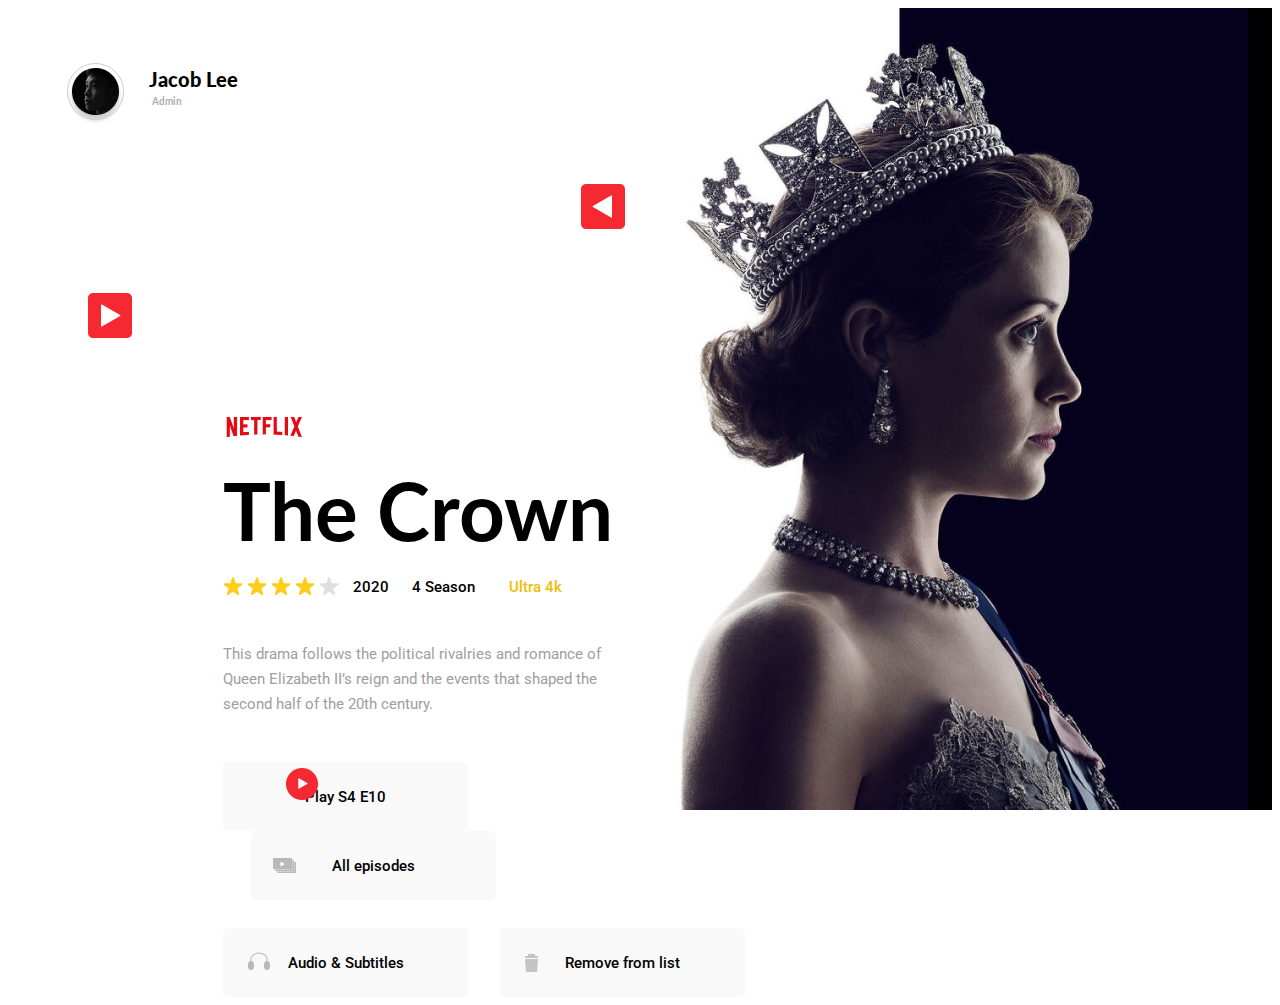
<file: Huhs_Readyme_practice/index.html>
<!DOCTYPE html>
<html lang="ko">
<head>
    <meta charset="UTF-8">
    <meta http-equiv="X-UA-Compatible" content="IE=edge">
    <meta name="viewport" content="width=device-width, initial-scale=1.0">
    <link href="index.css" rel="stylesheet">
    <link rel="preconnect" href="https://fonts.googleapis.com">
    <link rel="preconnect" href="https://fonts.gstatic.com" crossorigin>
    <link href="https://fonts.googleapis.com/css2?family=Lato:wght@300;400;700;900&family=Roboto:wght@300;400;500;700;900&display=swap" rel="stylesheet">
    <title>THE CROWN</title>
</head>
<body>
    <div class="crownWomanImg">
        <img src="image/다운로드 1.png">
    </div>
    
    <div class="circle">
        <div class="manImg">
            <img src="image/person 1.png">
        </div>
    </div>
   
    <div class="profile">
        <div class="name">Jacob Lee</div> 
        <div class="admin">Admin</div>
    </div>

    <div class="playBtn">
        <a href=""><img src="image/Frame 4.png"></a>
    </div>

    <div class="playBtn2">
        <a href=""><img src="image/Frame 4 - 복사본.png"></a>
    </div>

    <div class="main">
        <img class="netflixImg" src="image/netflix 1.png">
        <div class="theCrown">The Crown</div>
        <div class="info">
            <div class="star">
                <img class="star1" src="image/Star 1.png">
                <img class="star1" src="image/Star 1.png">
                <img class="star1" src="image/Star 1.png">
                <img class="star1" src="image/Star 1.png">
                <img class="star5" src="image/Star 5.png">
            </div>
            <span class="date">2020</span>
            <span class="season">4 Season</span>
            <span class="ultra">Ultra 4k</span>
            <div class="explain">
                This drama follows the political rivalries and romance of<br>
                Queen Elizabeth II’s reign and the events that shaped the<br> 
                second half of the 20th century.
            </div>

            <div class="buttonDiv1"></div>
                <button class="button1">
                    <img class="btn1Circle" src="image/Ellipse 1.png">
                    <img class="btn1Triangle" src="image/Polygon 1.png">
                    <p>Play S4 E10</p>
                </button>
                <button class="button2">
                    <img class="btn2" src="image/Group 1.png">
                    All episodes
                </button>
            </div>
            <div class="buttonDiv2">
                <button class="button3">
                    <img class="btn3" src="image/Group 2.png">
                    Audio & Subtitles
                </button>
                <button class="button4">
                    <img class="btn4" src="image/Group 3.png">
                    Remove from list
                </button>
            </div>
        </div>
    </div>
    <script src="./index.js"></script>
</body>
</html>
</file>
<file: Huhs_Readyme_practice/index.css>
body {
    background-size: cover;
}

.crownWomanImg {
    height: 100%;
    width: auto;
    text-align: right;
    float: right;
}

.manImg {
    width: 47px;
    height: 47px;
    margin-top: 4px;
    margin-left: 4px;
    float: left;
    position: absolute;
    filter: drop-shadow(0px 5px 2px #cccccc);
}

.circle {
    border: 1px solid #cccccc;
    border-radius: 50px;
    width: 55px;
    height: 55px;
    margin-top: 55px;
    margin-left: 59px;
    position: relative;
    margin-right: 0px;
    display: inline-block;
}

.profile {
    position: absolute;
    display: inline-block;
}

.name {
    font-size: 20px;
    padding-top: 59px;
    margin-left: 25px;
    font-weight: 900;
    font-family: 'Lato', sans-serif;
}

.admin {
    font-size: 10px;
    margin-top: 4px;
    margin-left: 28px;
    font-weight: 700;
    color: #adadaf;
    font-family: 'Lato', sans-serif;
}

.playBtn {
    width: 44px;
    display: inline-block;
    margin-left: 573px;
    margin-top: 60px;
}

.playBtn2 {
    width: 44px;
    display: inline-block;
    margin-left: 80px;
    margin-top: 60px;
}

.main {
    margin-left: 215px;
    margin-top: 72px;
}

.netflixImg {
    width: 82px;
    height: 27px;
}

.theCrown {
    font-family: 'Lato', sans-serif;
    color: #000;
    font-size: 80px;
    font-weight: 700;
    margin-top: 17px;
}

.star {
    margin-top: 19px;
    display: inline-block;
}

.date {
    font-family: 'Roboto', sans-serif;
    font-size: 15px;
    font-weight: 500;
    margin-left: 10px;
    vertical-align: 20%;
}

.season {
    font-family: 'Roboto', sans-serif;
    font-size: 15px;
    font-weight: 500;
    vertical-align: 20%;
    margin-left: 19px;
}

.ultra {
    font-family: 'Roboto', sans-serif;
    font-size: 15px;
    font-weight: 500;
    vertical-align: 20%;
    margin-left: 30px;
    color: #F1BD04;
}

.explain {
    color: #9E9E9E;
    font-family: 'Roboto', sans-serif;
    font-size: 15px;
    margin-top: 42px;
    line-height: 25px;
}

.buttonDiv1 {
    margin-top: 45px;
}

.buttonDiv2 {
    margin-top: 28px;
}

.button1 {
    background-color: #f9f9f9;
    width: 245px;
    height: 69px;
    border-radius: 5px;
    border: none;
    outline: none;
    font-family: 'Roboto', sans-serif;
    font-size: 15px;
    font-weight: 500;
}

.button1:hover {
    background-color: black;
    color: white;
    cursor: pointer;
}

.btn1Circle {
    margin-top: -5px;
    margin-left: -60px;
    position: absolute;
}

.btn1Triangle {
    margin-top: 5px;
    margin-left: -48px;
    position: absolute;
}

.button2 {
    background-color: #f9f9f9;
    width: 245px;
    height: 69px;
    margin-left: 28px;
    border-radius: 5px;
    border: none;
    outline: none;
    font-family: 'Roboto', sans-serif;
    font-size: 15px;
    font-weight: 500;
}

.button2:hover {
    background-color: black;
    color: white;
    cursor: pointer;
}

.btn2 {
    margin-top: 0px;
    margin-left: -60px;
    position: absolute;

}

.button3 {
    background-color: #f9f9f9;
    width: 245px;
    height: 69px;
    border-radius: 5px;
    border: none;
    outline: none;
    font-family: 'Roboto', sans-serif;
    font-size: 15px;
    font-weight: 500;
}

.button3:hover {
    background-color: black;
    color: white;
    cursor: pointer;
}

.btn3 {
    margin-top: -12px;
    margin-left: -40px;
    position: absolute;
}

.button4 {
    background-color: #f9f9f9;
    width: 245px;
    height: 69px;
    margin-left: 28px;
    border-radius: 5px;
    border: none;
    outline: none;
    font-family: 'Roboto', sans-serif;
    font-size: 15px;
    font-weight: 500;
}

.button4:hover {
    background-color: black;
    color: white;
    cursor: pointer;
}

.btn4 {
    margin-top: 0px;
    margin-left: -40px;
    position: absolute;
}
</file>
